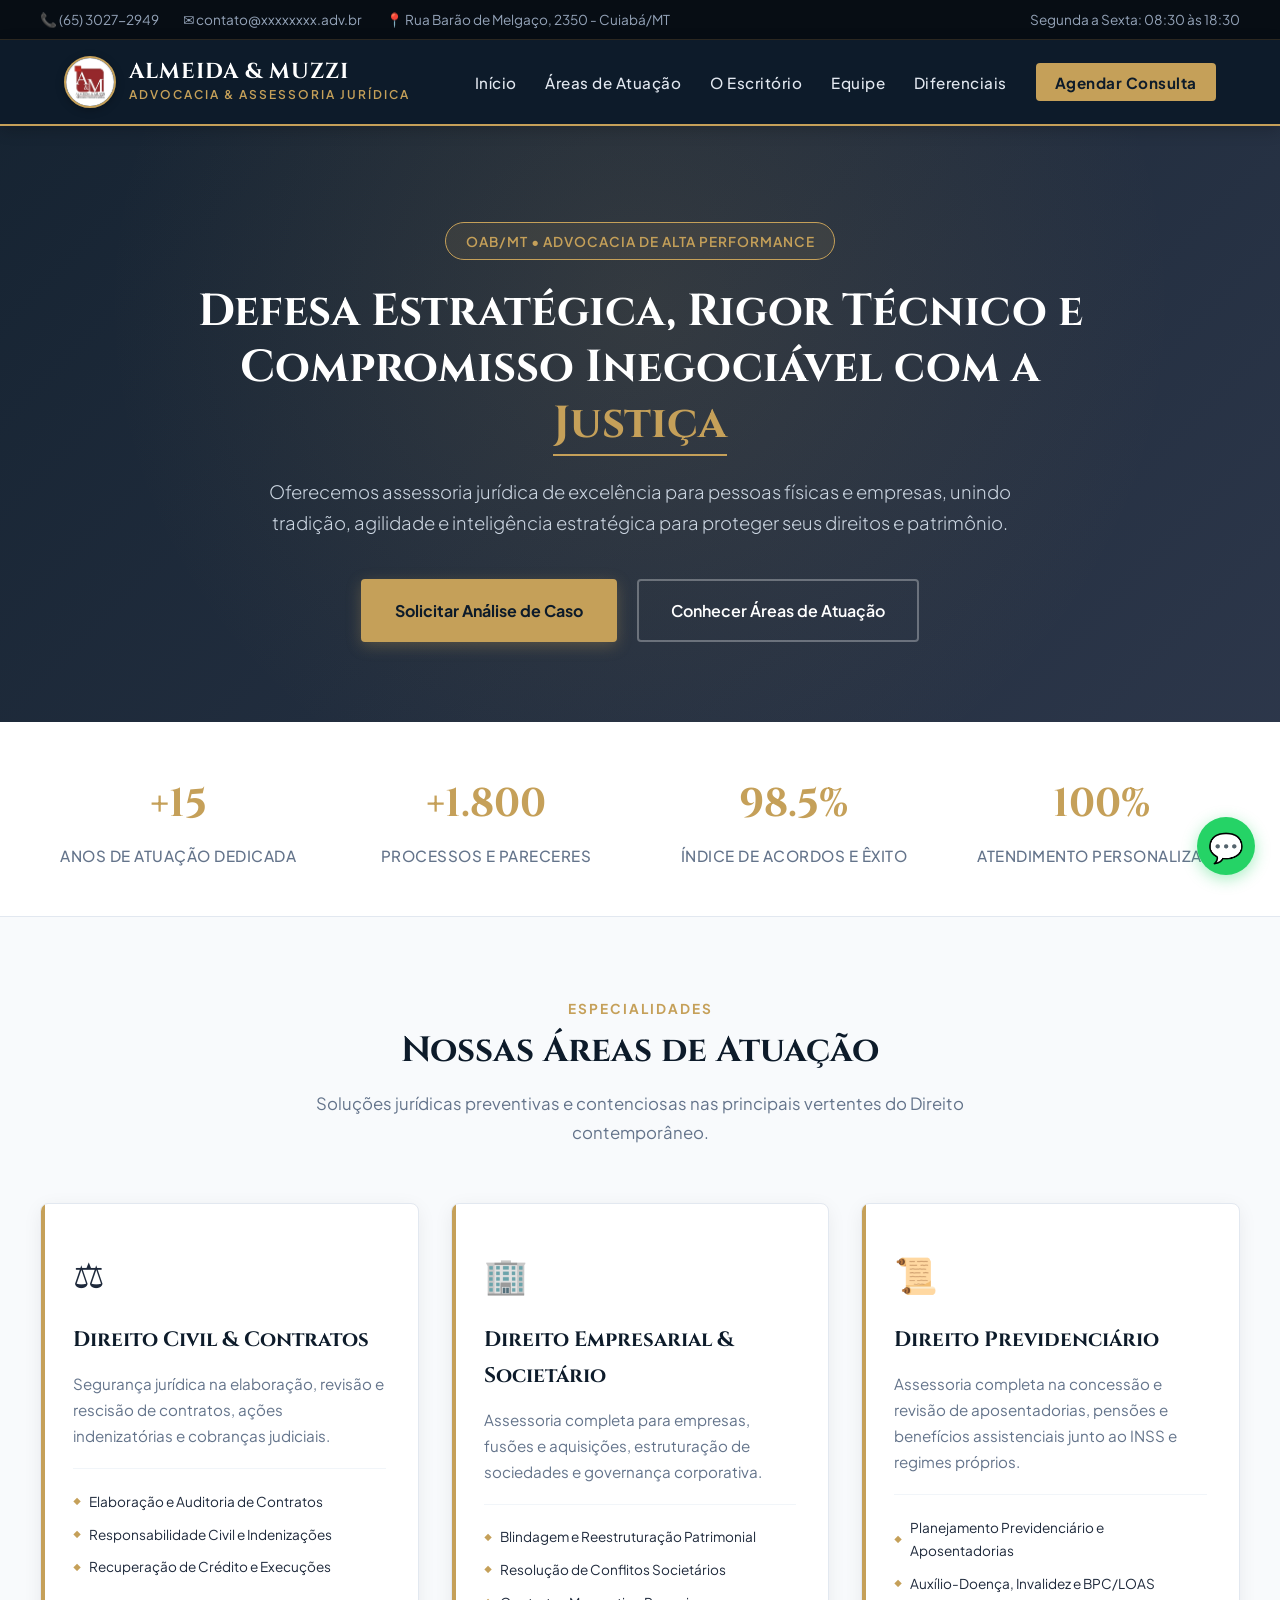
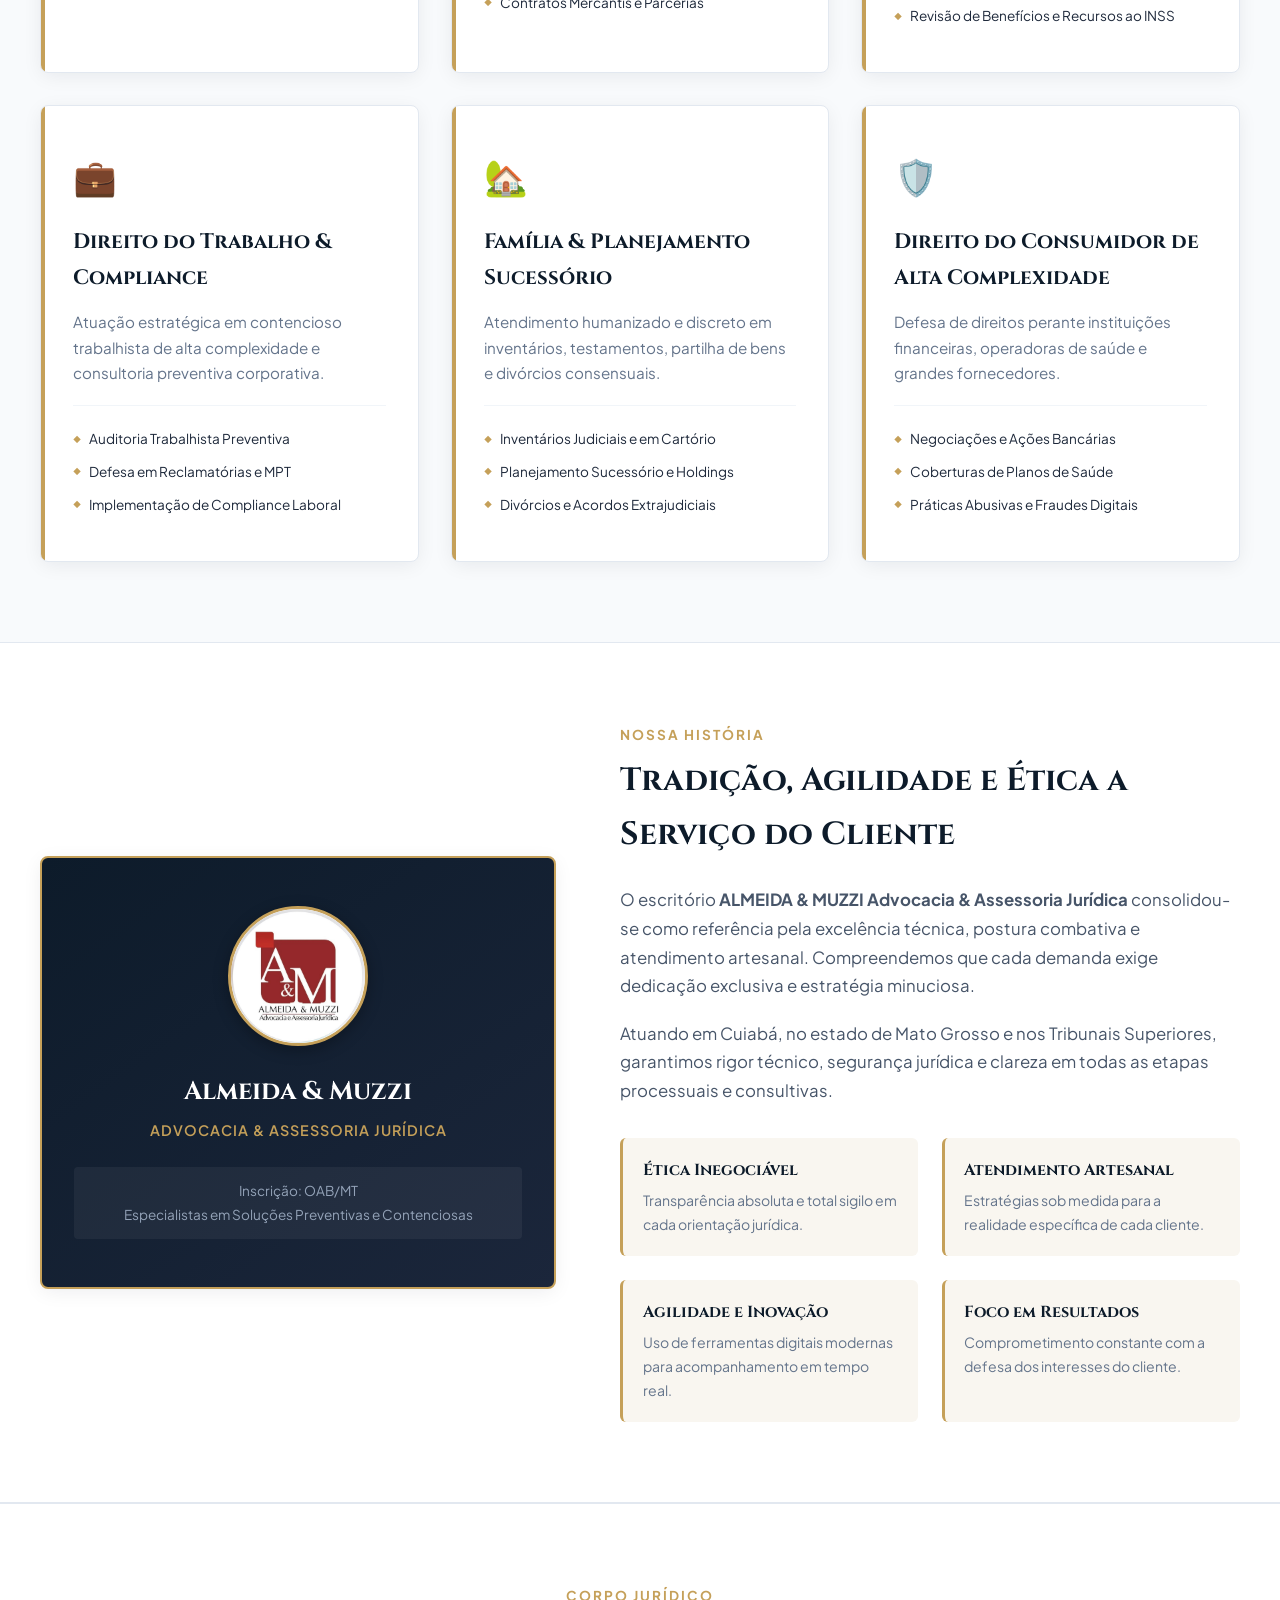
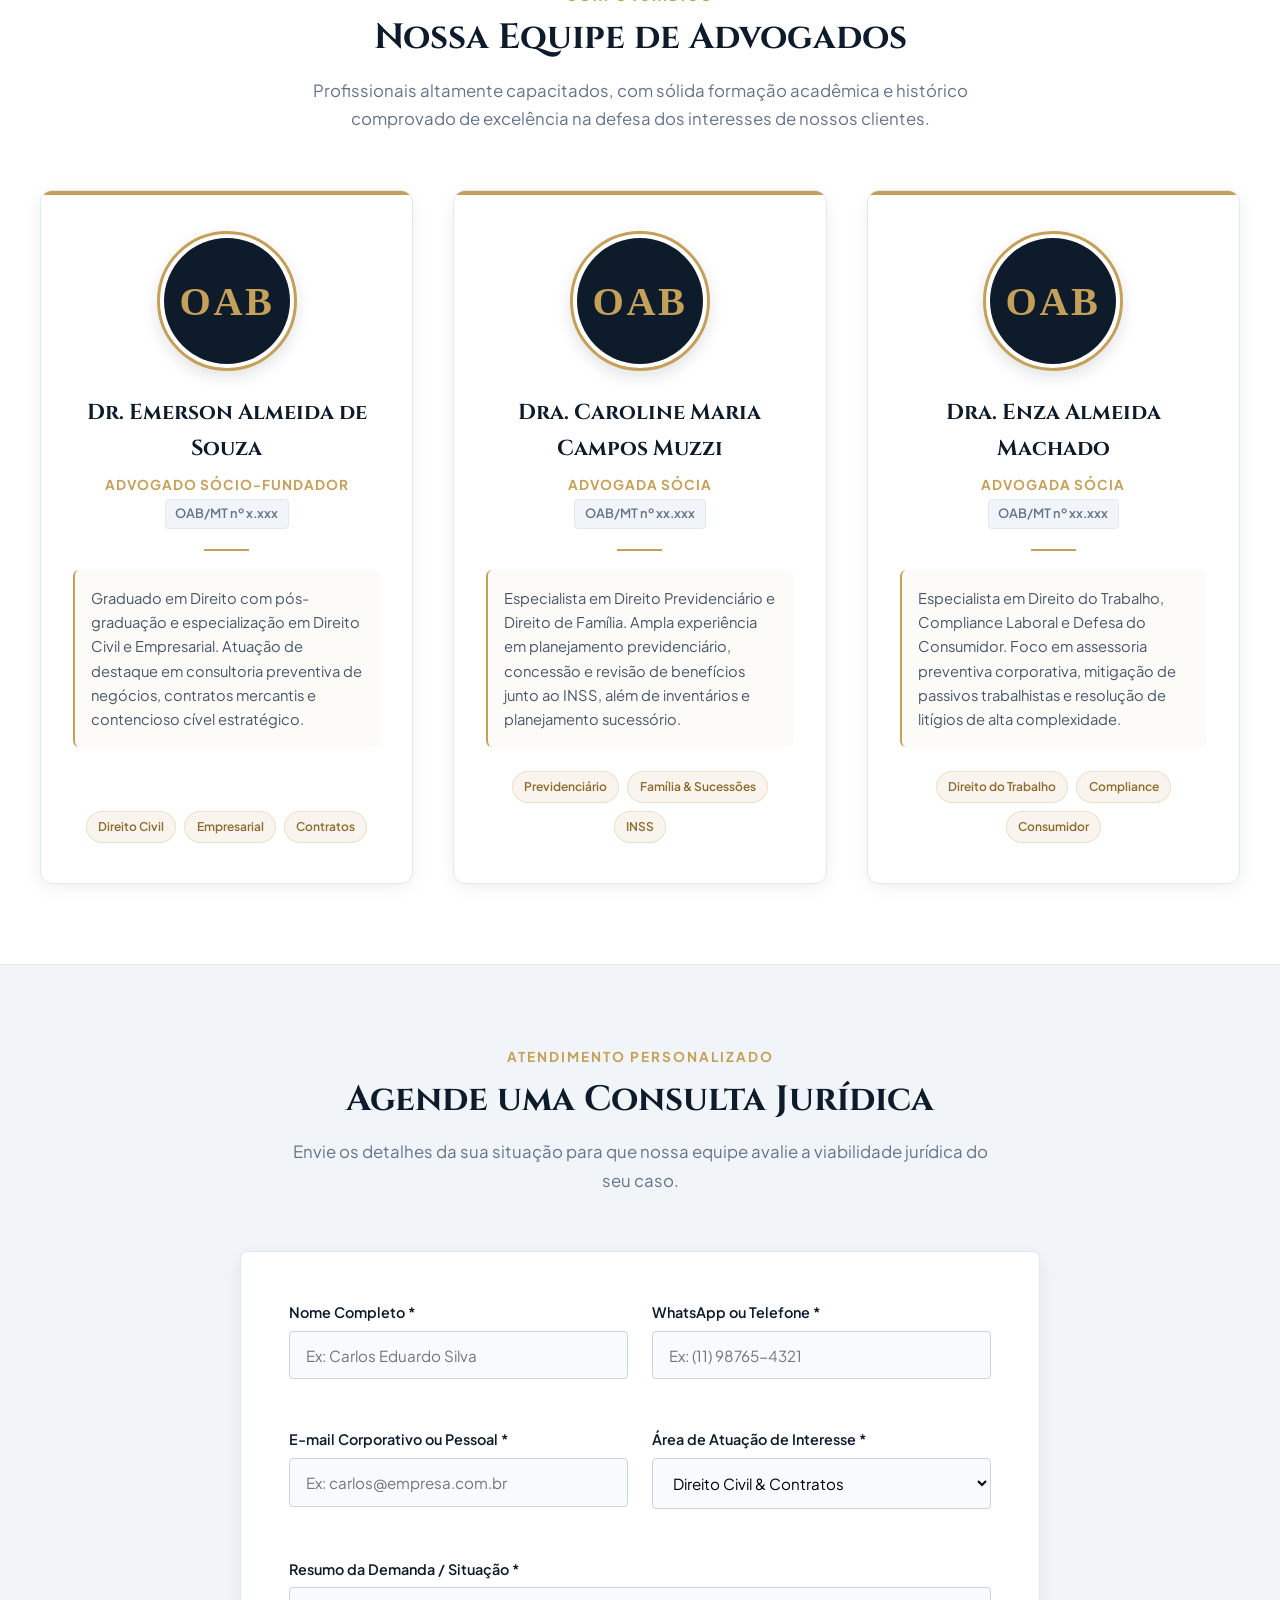
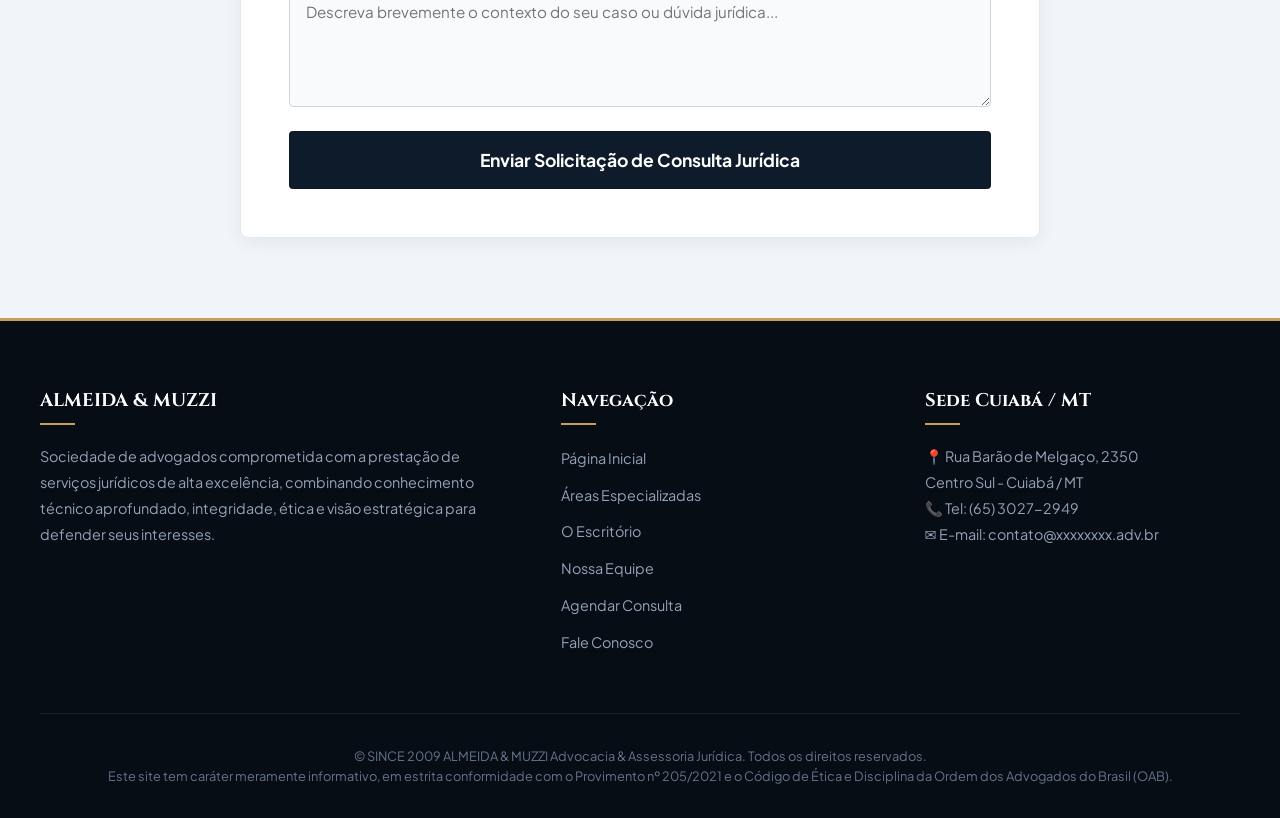
<file: index.html>
<!DOCTYPE html>
<html lang="pt-BR">
<head>
    <meta charset="UTF-8">
    <meta name="viewport" content="width=device-width, initial-scale=1.0">
    <title>ALMEIDA & MUZZI | Advocacia &amp; Assessoria Jurídica</title>
    
    <!-- Metatags para SEO e apresentação institucional -->
    <meta name="description" content="Escritório de advocacia especializado em Direito Civil, Empresarial, Previdenciário e Trabalhista. Atendimento personalizado de alta performance.">
    
    <!-- Favicon com a logo oficial -->
    <link rel="icon" type="image/jpeg" href="image/logo.jpg">
    
    <!-- Folha de estilos externa na pasta css -->
    <link rel="stylesheet" href="css/estilo.css">
    
    <!-- Script de interatividade externo na pasta javascript -->
    <script src="javascript/script.js" defer></script>
</head>
<body>

    <!-- BARRA SUPERIOR INSTITUCIONAL -->
    <div class="topo-institucional">
        <div class="topo-conteudo">
            <div class="contato-rapido">
                <span>📞 (65) 3027-2949</span>
                <span>✉️ contato@xxxxxxxx.adv.br</span>
                <span>📍 Rua Barão de Melgaço, 2350 - Cuiabá/MT</span>
            </div>
            <div>
                <span>Segunda a Sexta: 08:30 às 18:30</span>
            </div>
        </div>
    </div>

    <!-- CABEÇALHO SEMÂNTICO (<header>) -->
    <header class="cabecalho-principal">
        <div class="nav-container">
            <!-- Marca e Logotipo Oficial -->
            <a href="#inicio" class="marca-escritorio" aria-label="Página inicial de Almeida & Muzzi Advocacia">
                <img src="image/logo.jpg" alt="Logotipo Almeida &amp; Muzzi Advocacia e Assessoria Jurídica" class="logo-imagem">
                <div class="marca-texto">
                    <h1>ALMEIDA &amp; MUZZI</h1>
                    <span>Advocacia &amp; Assessoria Jurídica</span>
                </div>
            </a>

            <!-- Menu de Navegação Semântico (<nav>) -->
            <nav class="menu-navegacao" aria-label="Menu principal">
                <ul>
                    <li><a href="#inicio">Início</a></li>
                    <li><a href="#areas">Áreas de Atuação</a></li>
                    <li><a href="#sobre">O Escritório</a></li>
                    <li><a href="#equipe">Equipe</a></li>
                    <li><a href="#diferenciais">Diferenciais</a></li>
                    <li><a href="#agendamento" class="btn-consulta-header">Agendar Consulta</a></li>
                </ul>
            </nav>
        </div>
    </header>

    <!-- CONTEÚDO PRINCIPAL (<main>) -->
    <main>

        <!-- SEÇÃO HERO / BANNER PRINCIPAL -->
        <section id="inicio" class="hero-advocacia">
            <div class="hero-conteudo">
                <div class="selo-oab">OAB/MT • Advocacia de Alta Performance</div>
                <h2>Defesa Estratégica, Rigor Técnico e Compromisso Inegociável com a <em>Justiça</em></h2>
                <p class="hero-descricao">
                    Oferecemos assessoria jurídica de excelência para pessoas físicas e empresas, unindo tradição, agilidade e inteligência estratégica para proteger seus direitos e patrimônio.
                </p>
                <div class="hero-botoes">
                    <a href="#agendamento" class="btn-ouro">Solicitar Análise de Caso</a>
                    <a href="#areas" class="btn-transparente">Conhecer Áreas de Atuação</a>
                </div>
            </div>
        </section>

        <!-- FAIXA DE ESTATÍSTICAS E CONQUISTAS -->
        <section class="faixa-estatisticas" aria-label="Métricas e conquistas do escritório">
            <div class="grid-estatisticas">
                <div class="item-stat">
                    <h3>+15</h3>
                    <p>Anos de Atuação Dedicada</p>
                </div>
                <div class="item-stat">
                    <h3>+1.800</h3>
                    <p>Processos e Pareceres</p>
                </div>
                <div class="item-stat">
                    <h3>98.5%</h3>
                    <p>Índice de Acordos e Êxito</p>
                </div>
                <div class="item-stat">
                    <h3>100%</h3>
                    <p>Atendimento Personalizado</p>
                </div>
            </div>
        </section>

        <!-- SEÇÃO: ÁREAS DE ATUAÇÃO -->
        <section id="areas" class="secao">
            <div class="container">
                <div class="cabecalho-secao">
                    <span class="subtitulo-secao">Especialidades</span>
                    <h2 class="titulo-secao">Nossas Áreas de Atuação</h2>
                    <p class="descricao-secao">
                        Soluções jurídicas preventivas e contenciosas nas principais vertentes do Direito contemporâneo.
                    </p>
                </div>

                <div class="grid-areas">
                    <!-- Área 1 -->
                    <article class="card-area">
                        <span class="icone-area">⚖️</span>
                        <h3>Direito Civil &amp; Contratos</h3>
                        <p>Segurança jurídica na elaboração, revisão e rescisão de contratos, ações indenizatórias e cobranças judiciais.</p>
                        <ul class="lista-servicos">
                            <li>Elaboração e Auditoria de Contratos</li>
                            <li>Responsabilidade Civil e Indenizações</li>
                            <li>Recuperação de Crédito e Execuções</li>
                        </ul>
                    </article>

                    <!-- Área 2 -->
                    <article class="card-area">
                        <span class="icone-area">🏢</span>
                        <h3>Direito Empresarial &amp; Societário</h3>
                        <p>Assessoria completa para empresas, fusões e aquisições, estruturação de sociedades e governança corporativa.</p>
                        <ul class="lista-servicos">
                            <li>Blindagem e Reestruturação Patrimonial</li>
                            <li>Resolução de Conflitos Societários</li>
                            <li>Contratos Mercantis e Parcerias</li>
                        </ul>
                    </article>

                    <!-- Área 3 -->
                    <article class="card-area">
                        <span class="icone-area">📜</span>
                        <h3>Direito Previdenciário</h3>
                        <p>Assessoria completa na concessão e revisão de aposentadorias, pensões e benefícios assistenciais junto ao INSS e regimes próprios.</p>
                        <ul class="lista-servicos">
                            <li>Planejamento Previdenciário e Aposentadorias</li>
                            <li>Auxílio-Doença, Invalidez e BPC/LOAS</li>
                            <li>Revisão de Benefícios e Recursos ao INSS</li>
                        </ul>
                    </article>

                    <!-- Área 4 -->
                    <article class="card-area">
                        <span class="icone-area">💼</span>
                        <h3>Direito do Trabalho &amp; Compliance</h3>
                        <p>Atuação estratégica em contencioso trabalhista de alta complexidade e consultoria preventiva corporativa.</p>
                        <ul class="lista-servicos">
                            <li>Auditoria Trabalhista Preventiva</li>
                            <li>Defesa em Reclamatórias e MPT</li>
                            <li>Implementação de Compliance Laboral</li>
                        </ul>
                    </article>

                    <!-- Área 5 -->
                    <article class="card-area">
                        <span class="icone-area">🏡</span>
                        <h3>Família &amp; Planejamento Sucessório</h3>
                        <p>Atendimento humanizado e discreto em inventários, testamentos, partilha de bens e divórcios consensuais.</p>
                        <ul class="lista-servicos">
                            <li>Inventários Judiciais e em Cartório</li>
                            <li>Planejamento Sucessório e Holdings</li>
                            <li>Divórcios e Acordos Extrajudiciais</li>
                        </ul>
                    </article>

                    <!-- Área 6 -->
                    <article class="card-area">
                        <span class="icone-area">🛡️</span>
                        <h3>Direito do Consumidor de Alta Complexidade</h3>
                        <p>Defesa de direitos perante instituições financeiras, operadoras de saúde e grandes fornecedores.</p>
                        <ul class="lista-servicos">
                            <li>Negociações e Ações Bancárias</li>
                            <li>Coberturas de Planos de Saúde</li>
                            <li>Práticas Abusivas e Fraudes Digitais</li>
                        </ul>
                    </article>
                </div>
            </div>
        </section>

        <!-- SEÇÃO: QUEM SOMOS / ADVOGADO PRINCIPAL -->
        <section id="sobre" class="secao secao-sobre">
            <div class="container">
                <div class="layout-sobre">
                    <!-- Cartão Institucional dos Sócios -->
                    <div class="perfil-advogado">
                        <div class="avatar-advogado">
                            <img src="image/logo.jpg" alt="Logotipo Oficial Almeida &amp; Muzzi Advocacia">
                        </div>
                        <h3>Almeida &amp; Muzzi</h3>
                        <p class="perfil-cargo">Advocacia &amp; Assessoria Jurídica</p>
                        <div class="credenciais-oab">
                            <p>Inscrição: OAB/MT</p>
                            <p>Especialistas em Soluções Preventivas e Contenciosas</p>
                        </div>
                    </div>

                    <!-- Texto Institucional e Valores -->
                    <div class="texto-sobre">
                        <span class="subtitulo-secao">Nossa História</span>
                        <h3>Tradição, Agilidade e Ética a Serviço do Cliente</h3>
                        <p>
                            O escritório <strong>ALMEIDA &amp; MUZZI Advocacia &amp; Assessoria Jurídica</strong> consolidou-se como referência pela excelência técnica, postura combativa e atendimento artesanal. Compreendemos que cada demanda exige dedicação exclusiva e estratégia minuciosa.
                        </p>
                        <p>
                            Atuando em Cuiabá, no estado de Mato Grosso e nos Tribunais Superiores, garantimos rigor técnico, segurança jurídica e clareza em todas as etapas processuais e consultivas.
                        </p>

                        <!-- Pilares Éticos -->
                        <div class="pilares-eticos" id="diferenciais">
                            <div class="pilar">
                                <strong>Ética Inegociável</strong>
                                <p>Transparência absoluta e total sigilo em cada orientação jurídica.</p>
                            </div>
                            <div class="pilar">
                                <strong>Atendimento Artesanal</strong>
                                <p>Estratégias sob medida para a realidade específica de cada cliente.</p>
                            </div>
                            <div class="pilar">
                                <strong>Agilidade e Inovação</strong>
                                <p>Uso de ferramentas digitais modernas para acompanhamento em tempo real.</p>
                            </div>
                            <div class="pilar">
                                <strong>Foco em Resultados</strong>
                                <p>Comprometimento constante com a defesa dos interesses do cliente.</p>
                            </div>
                        </div>
                    </div>
                </div>
            </div>
        </section>

        <!-- SEÇÃO: CORPO JURÍDICO / EQUIPE -->
        <section id="equipe" class="secao secao-equipe">
            <div class="container">
                <div class="cabecalho-secao">
                    <span class="subtitulo-secao">Corpo Jurídico</span>
                    <h2 class="titulo-secao">Nossa Equipe de Advogados</h2>
                    <p class="descricao-secao">
                        Profissionais altamente capacitados, com sólida formação acadêmica e histórico comprovado de excelência na defesa dos interesses de nossos clientes.
                    </p>
                </div>

                <div class="grid-equipe">
                    <!-- Profissional 1 -->
                    <article class="card-membro">
                        <div class="moldura-foto-membro">
                            <img src="image/oab.svg" alt="OAB" class="foto-membro">
                        </div>
                        <div class="info-membro">
                            <h3>Dr. Emerson Almeida de Souza</h3>
                            <p class="cargo-membro">Advogado Sócio-Fundador</p>
                            <span class="oab-membro">OAB/MT nº x.xxx</span>
                            <div class="divisor-membro"></div>
                            <p class="curriculo-membro">
                                Graduado em Direito com pós-graduação e especialização em Direito Civil e Empresarial. Atuação de destaque em consultoria preventiva de negócios, contratos mercantis e contencioso cível estratégico.
                            </p>
                            <div class="especialidades-membro">
                                <span>Direito Civil</span>
                                <span>Empresarial</span>
                                <span>Contratos</span>
                            </div>
                        </div>
                    </article>

                    <!-- Profissional 2 -->
                    <article class="card-membro">
                        <div class="moldura-foto-membro">
                            <img src="image/oab.svg" alt="OAB" class="foto-membro">
                        </div>
                        <div class="info-membro">
                            <h3>Dra. Caroline Maria Campos Muzzi</h3>
                            <p class="cargo-membro">Advogada Sócia</p>
                            <span class="oab-membro">OAB/MT nº xx.xxx</span>
                            <div class="divisor-membro"></div>
                            <p class="curriculo-membro">
                                Especialista em Direito Previdenciário e Direito de Família. Ampla experiência em planejamento previdenciário, concessão e revisão de benefícios junto ao INSS, além de inventários e planejamento sucessório.
                            </p>
                            <div class="especialidades-membro">
                                <span>Previdenciário</span>
                                <span>Família &amp; Sucessões</span>
                                <span>INSS</span>
                            </div>
                        </div>
                    </article>

                    <!-- Profissional 3 -->
                    <article class="card-membro">
                        <div class="moldura-foto-membro">
                            <img src="image/oab.svg" alt="OAB" class="foto-membro">
                        </div>
                        <div class="info-membro">
                            <h3>Dra. Enza Almeida Machado</h3>
                            <p class="cargo-membro">Advogada Sócia</p>
                            <span class="oab-membro">OAB/MT nº xx.xxx</span>
                            <div class="divisor-membro"></div>
                            <p class="curriculo-membro">
                                Especialista em Direito do Trabalho, Compliance Laboral e Defesa do Consumidor. Foco em assessoria preventiva corporativa, mitigação de passivos trabalhistas e resolução de litígios de alta complexidade.
                            </p>
                            <div class="especialidades-membro">
                                <span>Direito do Trabalho</span>
                                <span>Compliance</span>
                                <span>Consumidor</span>
                            </div>
                        </div>
                    </article>
                </div>
            </div>
        </section>

        <!-- SEÇÃO INTERATIVA: AGENDAMENTO DE CONSULTA -->
        <section id="agendamento" class="secao secao-agendamento">
            <div class="container">
                <div class="cabecalho-secao">
                    <span class="subtitulo-secao">Atendimento Personalizado</span>
                    <h2 class="titulo-secao">Agende uma Consulta Jurídica</h2>
                    <p class="descricao-secao">
                        Envie os detalhes da sua situação para que nossa equipe avalie a viabilidade jurídica do seu caso.
                    </p>
                </div>

                <div class="card-formulario-consulta">
                    <form id="form-consulta" novalidate>
                        <div class="grupo-campos">
                            <div class="campo">
                                <label for="nome">Nome Completo *</label>
                                <input type="text" id="nome" name="nome" placeholder="Ex: Carlos Eduardo Silva" required>
                            </div>
                            <div class="campo">
                                <label for="telefone">WhatsApp ou Telefone *</label>
                                <input type="tel" id="telefone" name="telefone" placeholder="Ex: (11) 98765-4321" required>
                            </div>
                        </div>

                        <div class="grupo-campos">
                            <div class="campo">
                                <label for="email">E-mail Corporativo ou Pessoal *</label>
                                <input type="email" id="email" name="email" placeholder="Ex: carlos@empresa.com.br" required>
                            </div>
                            <div class="campo">
                                <label for="area">Área de Atuação de Interesse *</label>
                                <select id="area" name="area" required>
                                    <option value="Direito Civil &amp; Contratos">Direito Civil &amp; Contratos</option>
                                    <option value="Direito Empresarial &amp; Societário">Direito Empresarial &amp; Societário</option>
                                    <option value="Direito Previdenciário">Direito Previdenciário &amp; Benefícios</option>
                                    <option value="Direito do Trabalho">Direito do Trabalho &amp; Compliance</option>
                                    <option value="Direito de Família &amp; Sucessões">Direito de Família &amp; Sucessões</option>
                                    <option value="Outro Assunto Jurídico">Outro Assunto Jurídico</option>
                                </select>
                            </div>
                        </div>

                        <div class="campo">
                            <label for="mensagem">Resumo da Demanda / Situação *</label>
                            <textarea id="mensagem" name="mensagem" placeholder="Descreva brevemente o contexto do seu caso ou dúvida jurídica..." required></textarea>
                        </div>

                        <!-- Botão interativo de submissão -->
                        <button type="submit" id="btn-submeter" class="btn-submeter-consulta">
                            Enviar Solicitação de Consulta Jurídica
                        </button>

                        <!-- Mensagem dinâmica de confirmação via JS -->
                        <div id="mensagem-confirmacao" class="mensagem-confirmacao" role="alert"></div>
                    </form>
                </div>
            </div>
        </section>

    </main>

    <!-- RODAPÉ INSTITUCIONAL (<footer>) -->
    <footer class="rodape-advocacia" id="contato">
        <div class="grid-rodape">
            <!-- Coluna 1: Sobre o Escritório -->
            <div class="coluna-rodape">
                <h4>ALMEIDA &amp; MUZZI</h4>
                <p>
                    Sociedade de advogados comprometida com a prestação de serviços jurídicos de alta excelência, combinando conhecimento técnico aprofundado, integridade, ética e visão estratégica para defender seus interesses.
                </p>
            </div>

            <!-- Coluna 2: Links Rápidos -->
            <div class="coluna-rodape">
                <h4>Navegação</h4>
                <ul class="links-rodape">
                    <li><a href="#inicio">Página Inicial</a></li>
                    <li><a href="#areas">Áreas Especializadas</a></li>
                    <li><a href="#sobre">O Escritório</a></li>
                    <li><a href="#equipe">Nossa Equipe</a></li>
                    <li><a href="#agendamento">Agendar Consulta</a></li>
                    <li><a href="#contato">Fale Conosco</a></li>
                </ul>
            </div>

            <!-- Coluna 3: Contato & Localização -->
            <div class="coluna-rodape">
                <h4>Sede Cuiabá / MT</h4>
                <address style="font-style: normal; font-size: 0.9rem; line-height: 1.8;">
                    <p>📍 Rua Barão de Melgaço, 2350</p>
                    <p>Centro Sul - Cuiabá / MT</p>
                    <p>📞 Tel: (65) 3027-2949</p>
                    <p>✉️ E-mail: contato@xxxxxxxx.adv.br</p>
                </address>
            </div>
        </div>

        <!-- AVISO DE CONFORMIDADE COM A OAB -->
        <div class="aviso-oab">
            <p>
                &copy; SINCE 2009 ALMEIDA &amp; MUZZI Advocacia &amp; Assessoria Jurídica. Todos os direitos reservados.<br>
                Este site tem caráter meramente informativo, em estrita conformidade com o Provimento nº 205/2021 e o Código de Ética e Disciplina da Ordem dos Advogados do Brasil (OAB).
            </p>
        </div>
    </footer>

    <!-- BOTÃO FLUTUANTE PARA CONTATO RÁPIDO -->
    <a href="#agendamento" class="whatsapp-flutuante" aria-label="Solicitar agendamento rápido" title="Solicitar agendamento">💬</a>

</body>
</html>
</file>
<file: css/estilo.css>
/* ========================================================
   HERMES PAMPLONA ADVOCACIA & CONSULTORIA JURÍDICA
   Folha de Estilos Oficial (Design Jurídico Moderno & Sofisticado)
   ======================================================== */

@import url('https://fonts.googleapis.com/css2?family=Cinzel:wght@500;600;700;800&family=Plus+Jakarta+Sans:wght@300;400;500;600;700&display=swap');

/* --- VARIÁVEIS GLOBAIS DE DESIGN JURÍDICO --- */
:root {
    /* Paleta Nobre: Azul Petróleo Profundo, Grafite e Ouro Envelhecido */
    --cor-primaria: #0d1b2a;         /* Azul Navy Profundo / Autoridade */
    --cor-primaria-leve: #1b263b;    /* Tom intermediário */
    --cor-destaque: #c5a059;         /* Ouro Clássico Jurídico */
    --cor-destaque-hover: #b38e47;   /* Ouro escurecido para hover */
    --cor-destaque-suave: #f9f6f0;   /* Fundo suave com toque dourado */
    
    --cor-fundo: #f8fafc;
    --cor-card: #ffffff;
    --cor-texto: #1e293b;
    --cor-texto-suave: #64748b;
    --cor-borda: #e2e8f0;
    
    --fonte-titulo: 'Cinzel', Georgia, 'Times New Roman', serif;
    --fonte-corpo: 'Plus Jakarta Sans', system-ui, -apple-system, sans-serif;
    
    --sombra-card: 0 4px 20px -2px rgba(13, 27, 42, 0.08);
    --sombra-hover: 0 12px 30px -4px rgba(13, 27, 42, 0.15);
    --transicao: all 0.3s cubic-bezier(0.4, 0, 0.2, 1);
}

/* --- RESET & PADRONIZAÇÃO --- */
* {
    margin: 0;
    padding: 0;
    box-sizing: border-box;
}

html {
    scroll-behavior: smooth;
}

body {
    font-family: var(--fonte-corpo);
    background-color: var(--cor-fundo);
    color: var(--cor-texto);
    line-height: 1.7;
    overflow-x: hidden;
}

/* --- TOPO / BARRA SUPERIOR INSTITUCIONAL --- */
.topo-institucional {
    background-color: #070d14;
    color: #94a3b8;
    font-size: 0.85rem;
    padding: 0.5rem 1.5rem;
    border-bottom: 1px solid rgba(197, 160, 89, 0.2);
}

.topo-conteudo {
    max-width: 1200px;
    margin: 0 auto;
    display: flex;
    justify-content: space-between;
    align-items: center;
    flex-wrap: wrap;
    gap: 0.5rem;
}

.contato-rapido {
    display: flex;
    gap: 1.5rem;
}

.contato-rapido span {
    display: flex;
    align-items: center;
    gap: 0.4rem;
}

/* --- CABEÇALHO & NAVEGAÇÃO PRINCIPAL --- */
.cabecalho-principal {
    background-color: var(--cor-primaria);
    position: sticky;
    top: 0;
    z-index: 1000;
    box-shadow: 0 4px 15px rgba(0, 0, 0, 0.2);
    border-bottom: 2px solid var(--cor-destaque);
}

.nav-container {
    max-width: 1200px;
    margin: 0 auto;
    padding: 1rem 1.5rem;
    display: flex;
    justify-content: space-between;
    align-items: center;
}

.marca-escritorio {
    display: flex;
    align-items: center;
    gap: 0.8rem;
    text-decoration: none;
}

.logo-imagem {
    width: 52px;
    height: 52px;
    object-fit: cover;
    border-radius: 50%;
    border: 2px solid var(--cor-destaque);
    background-color: #ffffff;
    box-shadow: 0 2px 8px rgba(0, 0, 0, 0.25);
    transition: var(--transicao);
    display: block;
}

.marca-escritorio:hover .logo-imagem {
    transform: scale(1.06);
    border-color: #ffffff;
}

.logo-simbolo {
    font-family: var(--fonte-titulo);
    font-size: 1.8rem;
    font-weight: 700;
    color: var(--cor-destaque);
    border: 2px solid var(--cor-destaque);
    width: 48px;
    height: 48px;
    display: flex;
    align-items: center;
    justify-content: center;
    border-radius: 4px;
}

.marca-texto h1 {
    font-family: var(--fonte-titulo);
    font-size: 1.35rem;
    font-weight: 700;
    color: #ffffff;
    letter-spacing: 1px;
    line-height: 1.2;
}

.marca-texto span {
    font-size: 0.75rem;
    text-transform: uppercase;
    letter-spacing: 2px;
    color: var(--cor-destaque);
    font-weight: 600;
    display: block;
}

.menu-navegacao ul {
    display: flex;
    list-style: none;
    align-items: center;
    gap: 1.8rem;
}

.menu-navegacao a {
    color: #e2e8f0;
    text-decoration: none;
    font-size: 0.95rem;
    font-weight: 500;
    letter-spacing: 0.5px;
    transition: var(--transicao);
    position: relative;
    padding: 0.3rem 0;
}

.menu-navegacao a::after {
    content: '';
    position: absolute;
    bottom: 0;
    left: 0;
    width: 0%;
    height: 2px;
    background-color: var(--cor-destaque);
    transition: var(--transicao);
}

.menu-navegacao a:hover {
    color: var(--cor-destaque);
}

.menu-navegacao a:hover::after {
    width: 100%;
}

.btn-consulta-header {
    background-color: var(--cor-destaque);
    color: var(--cor-primaria) !important;
    padding: 0.6rem 1.2rem !important;
    border-radius: 4px;
    font-weight: 700 !important;
    letter-spacing: 0.5px;
}

.btn-consulta-header:hover {
    background-color: #ffffff !important;
    color: var(--cor-primaria) !important;
}

.btn-consulta-header::after {
    display: none !important;
}

/* --- BANNER PRINCIPAL (HERO SECTION) --- */
.hero-advocacia {
    position: relative;
    background: linear-gradient(135deg, rgba(13, 27, 42, 0.96) 0%, rgba(27, 38, 59, 0.92) 100%);
    color: #ffffff;
    padding: 6rem 1.5rem 5rem;
    text-align: center;
}

.hero-advocacia::before {
    content: '';
    position: absolute;
    top: 0;
    left: 0;
    right: 0;
    bottom: 0;
    background-image: radial-gradient(circle at 50% 30%, rgba(197, 160, 89, 0.12) 0%, transparent 70%);
    pointer-events: none;
}

.hero-conteudo {
    max-width: 900px;
    margin: 0 auto;
    position: relative;
    z-index: 1;
}

.selo-oab {
    display: inline-block;
    border: 1px solid var(--cor-destaque);
    color: var(--cor-destaque);
    padding: 0.4rem 1.2rem;
    border-radius: 50px;
    font-size: 0.85rem;
    font-weight: 600;
    letter-spacing: 1px;
    text-transform: uppercase;
    margin-bottom: 1.5rem;
    background: rgba(197, 160, 89, 0.1);
}

.hero-conteudo h2 {
    font-family: var(--fonte-titulo);
    font-size: 2.8rem;
    font-weight: 700;
    line-height: 1.25;
    margin-bottom: 1.5rem;
    color: #ffffff;
}

.hero-conteudo h2 em {
    font-style: normal;
    color: var(--cor-destaque);
    border-bottom: 2px solid var(--cor-destaque);
}

.hero-descricao {
    font-size: 1.15rem;
    color: #cbd5e1;
    max-width: 750px;
    margin: 0 auto 2.5rem;
    font-weight: 300;
}

.hero-botoes {
    display: flex;
    justify-content: center;
    gap: 1.2rem;
    flex-wrap: wrap;
}

.btn-ouro {
    background-color: var(--cor-destaque);
    color: var(--cor-primaria);
    font-family: var(--fonte-corpo);
    font-weight: 700;
    font-size: 1rem;
    padding: 1rem 2rem;
    border-radius: 4px;
    text-decoration: none;
    border: 2px solid var(--cor-destaque);
    cursor: pointer;
    transition: var(--transicao);
    box-shadow: 0 4px 15px rgba(197, 160, 89, 0.3);
}

.btn-ouro:hover {
    background-color: transparent;
    color: #ffffff;
    border-color: #ffffff;
    transform: translateY(-2px);
}

.btn-transparente {
    background-color: transparent;
    color: #ffffff;
    font-family: var(--fonte-corpo);
    font-weight: 600;
    font-size: 1rem;
    padding: 1rem 2rem;
    border-radius: 4px;
    text-decoration: none;
    border: 2px solid rgba(255, 255, 255, 0.3);
    cursor: pointer;
    transition: var(--transicao);
}

.btn-transparente:hover {
    border-color: var(--cor-destaque);
    color: var(--cor-destaque);
    background-color: rgba(197, 160, 89, 0.05);
}

/* --- BARRA DE NÚMEROS E CONQUISTAS --- */
.faixa-estatisticas {
    background-color: var(--cor-card);
    border-bottom: 1px solid var(--cor-borda);
    padding: 3rem 1.5rem;
}

.grid-estatisticas {
    max-width: 1200px;
    margin: 0 auto;
    display: grid;
    grid-template-columns: repeat(auto-fit, minmax(220px, 1fr));
    gap: 2rem;
    text-align: center;
}

.item-stat h3 {
    font-family: var(--fonte-titulo);
    font-size: 2.5rem;
    color: var(--cor-destaque);
    margin-bottom: 0.3rem;
}

.item-stat p {
    font-size: 0.95rem;
    color: var(--cor-texto-suave);
    font-weight: 500;
    text-transform: uppercase;
    letter-spacing: 0.5px;
}

/* --- SEÇÕES PADRÃO --- */
.secao {
    padding: 5rem 1.5rem;
}

.container {
    max-width: 1200px;
    margin: 0 auto;
}

.cabecalho-secao {
    text-align: center;
    max-width: 700px;
    margin: 0 auto 3.5rem;
}

.subtitulo-secao {
    font-size: 0.85rem;
    text-transform: uppercase;
    letter-spacing: 2px;
    color: var(--cor-destaque);
    font-weight: 700;
    margin-bottom: 0.5rem;
    display: block;
}

.titulo-secao {
    font-family: var(--fonte-titulo);
    font-size: 2.2rem;
    color: var(--cor-primaria);
    margin-bottom: 1rem;
    line-height: 1.3;
}

.descricao-secao {
    color: var(--cor-texto-suave);
    font-size: 1.05rem;
}

/* --- ÁREAS DE ATUAÇÃO JURÍDICA --- */
.grid-areas {
    display: grid;
    grid-template-columns: repeat(auto-fit, minmax(320px, 1fr));
    gap: 2rem;
}

.card-area {
    background-color: var(--cor-card);
    border: 1px solid var(--cor-borda);
    border-radius: 8px;
    padding: 2.5rem 2rem;
    box-shadow: var(--sombra-card);
    transition: var(--transicao);
    position: relative;
    overflow: hidden;
}

.card-area::before {
    content: '';
    position: absolute;
    top: 0;
    left: 0;
    width: 4px;
    height: 100%;
    background-color: var(--cor-destaque);
    transition: var(--transicao);
}

.card-area:hover {
    transform: translateY(-5px);
    box-shadow: var(--sombra-hover);
    border-color: var(--cor-destaque);
}

.card-area:hover::before {
    width: 8px;
}

.icone-area {
    font-size: 2.2rem;
    margin-bottom: 1.2rem;
    display: inline-block;
}

.card-area h3 {
    font-family: var(--fonte-titulo);
    font-size: 1.3rem;
    color: var(--cor-primaria);
    margin-bottom: 0.8rem;
}

.card-area p {
    color: var(--cor-texto-suave);
    font-size: 0.95rem;
    margin-bottom: 1.2rem;
}

.lista-servicos {
    list-style: none;
    font-size: 0.85rem;
    color: var(--cor-texto);
    border-top: 1px solid #f1f5f9;
    padding-top: 1rem;
}

.lista-servicos li {
    padding: 0.3rem 0;
    display: flex;
    align-items: center;
    gap: 0.5rem;
}

.lista-servicos li::before {
    content: '◆';
    color: var(--cor-destaque);
    font-size: 0.6rem;
}

/* --- QUEM SOMOS / ADVOGADO PRINCIPAL --- */
.secao-sobre {
    background-color: #ffffff;
    border-top: 1px solid var(--cor-borda);
    border-bottom: 1px solid var(--cor-borda);
}

.layout-sobre {
    display: grid;
    grid-template-columns: 1fr 1.2fr;
    gap: 4rem;
    align-items: center;
}

.perfil-advogado {
    background: linear-gradient(145deg, var(--cor-primaria), var(--cor-primaria-leve));
    color: #ffffff;
    padding: 3rem 2rem;
    border-radius: 8px;
    text-align: center;
    border: 2px solid var(--cor-destaque);
    box-shadow: var(--sombra-card);
}

.avatar-advogado {
    width: 140px;
    height: 140px;
    margin: 0 auto 1.5rem;
    border-radius: 50%;
    background-color: #ffffff;
    border: 3px solid var(--cor-destaque);
    display: flex;
    align-items: center;
    justify-content: center;
    overflow: hidden;
    box-shadow: 0 4px 15px rgba(0, 0, 0, 0.3);
}

.avatar-advogado img {
    width: 100%;
    height: 100%;
    object-fit: cover;
    display: block;
}

.perfil-advogado h3 {
    font-family: var(--fonte-titulo);
    font-size: 1.6rem;
    color: #ffffff;
    margin-bottom: 0.3rem;
}

.perfil-cargo {
    color: var(--cor-destaque);
    font-size: 0.9rem;
    font-weight: 600;
    text-transform: uppercase;
    letter-spacing: 1px;
    margin-bottom: 1.5rem;
}

.credenciais-oab {
    background-color: rgba(255, 255, 255, 0.05);
    padding: 0.8rem;
    border-radius: 4px;
    font-size: 0.85rem;
    color: #94a3b8;
}

.texto-sobre h3 {
    font-family: var(--fonte-titulo);
    font-size: 2rem;
    color: var(--cor-primaria);
    margin-bottom: 1.5rem;
}

.texto-sobre p {
    color: #475569;
    margin-bottom: 1.2rem;
    font-size: 1.05rem;
}

.pilares-eticos {
    display: grid;
    grid-template-columns: 1fr 1fr;
    gap: 1.5rem;
    margin-top: 2rem;
}

.pilar {
    background-color: var(--cor-destaque-suave);
    padding: 1.2rem;
    border-radius: 6px;
    border-left: 3px solid var(--cor-destaque);
}

.pilar strong {
    display: block;
    color: var(--cor-primaria);
    font-family: var(--fonte-titulo);
    font-size: 1rem;
    margin-bottom: 0.3rem;
}

.pilar p {
    font-size: 0.88rem;
    color: var(--cor-texto-suave);
    margin-bottom: 0;
}

/* --- SEÇÃO DA EQUIPE DE PROFISSIONAIS --- */
.secao-equipe {
    background-color: #ffffff;
    border-top: 1px solid var(--cor-borda);
    border-bottom: 1px solid var(--cor-borda);
}

.grid-equipe {
    display: grid;
    grid-template-columns: repeat(auto-fit, minmax(310px, 1fr));
    gap: 2.5rem;
}

.card-membro {
    background-color: var(--cor-card);
    border: 1px solid var(--cor-borda);
    border-radius: 12px;
    padding: 2.5rem 2rem;
    text-align: center;
    box-shadow: var(--sombra-card);
    transition: var(--transicao);
    display: flex;
    flex-direction: column;
    align-items: center;
    position: relative;
    overflow: hidden;
}

.card-membro::before {
    content: '';
    position: absolute;
    top: 0;
    left: 0;
    right: 0;
    height: 4px;
    background-color: var(--cor-destaque);
    transition: var(--transicao);
}

.card-membro:hover {
    transform: translateY(-8px);
    box-shadow: var(--sombra-hover);
    border-color: var(--cor-destaque);
}

.card-membro:hover::before {
    height: 6px;
}

.moldura-foto-membro {
    width: 140px;
    height: 140px;
    margin-bottom: 1.5rem;
    border-radius: 50%;
    border: 3px solid var(--cor-destaque);
    padding: 4px;
    background-color: #ffffff;
    box-shadow: 0 6px 16px rgba(13, 27, 42, 0.12);
    overflow: hidden;
    display: flex;
    align-items: center;
    justify-content: center;
    transition: var(--transicao);
}

.card-membro:hover .moldura-foto-membro {
    transform: scale(1.05);
    border-color: var(--cor-primaria);
}

.foto-membro {
    width: 100%;
    height: 100%;
    border-radius: 50%;
    object-fit: cover;
    display: block;
}

.info-membro {
    width: 100%;
    display: flex;
    flex-direction: column;
    align-items: center;
    flex: 1;
}

.info-membro h3 {
    font-family: var(--fonte-titulo);
    font-size: 1.35rem;
    color: var(--cor-primaria);
    margin-bottom: 0.3rem;
}

.cargo-membro {
    color: var(--cor-destaque);
    font-weight: 700;
    font-size: 0.85rem;
    text-transform: uppercase;
    letter-spacing: 1px;
    margin-bottom: 0.2rem;
}

.oab-membro {
    display: inline-block;
    font-size: 0.8rem;
    font-weight: 600;
    color: var(--cor-texto-suave);
    background-color: #f1f5f9;
    padding: 0.2rem 0.6rem;
    border-radius: 4px;
    margin-bottom: 1.2rem;
    border: 1px solid #e2e8f0;
}

.divisor-membro {
    width: 45px;
    height: 2px;
    background-color: var(--cor-destaque);
    margin-bottom: 1.2rem;
}

.curriculo-membro {
    font-size: 0.92rem;
    color: #475569;
    line-height: 1.65;
    margin-bottom: 1.5rem;
    text-align: left;
    background-color: #fdfbf7;
    padding: 1rem;
    border-radius: 6px;
    border-left: 2px solid var(--cor-destaque);
}

.especialidades-membro {
    display: flex;
    gap: 0.5rem;
    flex-wrap: wrap;
    justify-content: center;
    margin-top: auto;
    width: 100%;
}

.especialidades-membro span {
    background-color: rgba(197, 160, 89, 0.1);
    color: #8c6b2d;
    font-size: 0.75rem;
    font-weight: 600;
    padding: 0.3rem 0.7rem;
    border-radius: 50px;
    border: 1px solid rgba(197, 160, 89, 0.25);
}

/* --- ÁREA INTERATIVA / AGENDAMENTO DE CONSULTA --- */
.secao-agendamento {
    background-color: #f1f5f9;
}

.card-formulario-consulta {
    background-color: var(--cor-card);
    border-radius: 8px;
    padding: 3rem;
    box-shadow: var(--sombra-card);
    border: 1px solid var(--cor-borda);
    max-width: 800px;
    margin: 0 auto;
}

.grupo-campos {
    display: grid;
    grid-template-columns: 1fr 1fr;
    gap: 1.5rem;
    margin-bottom: 1.5rem;
}

.campo {
    display: flex;
    flex-direction: column;
    gap: 0.4rem;
    margin-bottom: 1.5rem;
}

.campo label {
    font-size: 0.9rem;
    font-weight: 600;
    color: var(--cor-primaria);
}

.campo input, 
.campo select, 
.campo textarea {
    font-family: var(--fonte-corpo);
    padding: 0.85rem 1rem;
    border: 1px solid #cbd5e1;
    border-radius: 4px;
    font-size: 0.95rem;
    background-color: #f8fafc;
    transition: var(--transicao);
}

.campo input:focus, 
.campo select:focus, 
.campo textarea:focus {
    outline: none;
    border-color: var(--cor-destaque);
    background-color: #ffffff;
    box-shadow: 0 0 0 3px rgba(197, 160, 89, 0.2);
}

.campo textarea {
    resize: vertical;
    min-height: 120px;
}

/* Botão interativo do formulário que muda de estado e cor */
.btn-submeter-consulta {
    background-color: var(--cor-primaria);
    color: #ffffff;
    font-family: var(--fonte-corpo);
    font-size: 1.1rem;
    font-weight: 700;
    padding: 1rem 2rem;
    border: 2px solid var(--cor-primaria);
    border-radius: 4px;
    cursor: pointer;
    width: 100%;
    transition: var(--transicao);
    display: flex;
    align-items: center;
    justify-content: center;
    gap: 0.5rem;
}

.btn-submeter-consulta:hover {
    background-color: var(--cor-destaque);
    border-color: var(--cor-destaque);
    color: var(--cor-primaria);
}

/* Feedback visual interativo */
.mensagem-confirmacao {
    display: none;
    margin-top: 1.5rem;
    padding: 1.2rem;
    background-color: #f0fdf4;
    border: 1px solid #86efac;
    color: #166534;
    border-radius: 6px;
    font-size: 0.95rem;
    text-align: center;
}

.mensagem-confirmacao.ativo {
    display: block;
    animation: fadeIn 0.4s ease-in-out;
}

@keyframes fadeIn {
    from { opacity: 0; transform: translateY(-5px); }
    to { opacity: 1; transform: translateY(0); }
}



/* --- RODAPÉ INSTITUCIONAL (CÓDIGO DE ÉTICA DA OAB) --- */
.rodape-advocacia {
    background-color: #070d14;
    color: #94a3b8;
    padding: 4rem 1.5rem 2rem;
    border-top: 3px solid var(--cor-destaque);
}

.grid-rodape {
    max-width: 1200px;
    margin: 0 auto;
    display: grid;
    grid-template-columns: 1.5fr 1fr 1fr;
    gap: 3rem;
    margin-bottom: 3rem;
}

.coluna-rodape h4 {
    font-family: var(--fonte-titulo);
    color: #ffffff;
    font-size: 1.15rem;
    margin-bottom: 1.2rem;
    position: relative;
    padding-bottom: 0.5rem;
}

.coluna-rodape h4::after {
    content: '';
    position: absolute;
    bottom: 0;
    left: 0;
    width: 35px;
    height: 2px;
    background-color: var(--cor-destaque);
}

.coluna-rodape p {
    font-size: 0.9rem;
    line-height: 1.8;
}

.links-rodape {
    list-style: none;
}

.links-rodape li {
    margin-bottom: 0.6rem;
}

.links-rodape a {
    color: #94a3b8;
    text-decoration: none;
    font-size: 0.9rem;
    transition: var(--transicao);
}

.links-rodape a:hover {
    color: var(--cor-destaque);
    padding-left: 5px;
}

.aviso-oab {
    max-width: 1200px;
    margin: 0 auto;
    padding-top: 2rem;
    border-top: 1px solid rgba(255, 255, 255, 0.08);
    text-align: center;
    font-size: 0.8rem;
    color: #64748b;
    line-height: 1.6;
}

/* --- BOTÃO WHATSAPP FLUTUANTE --- */
.whatsapp-flutuante {
    position: fixed;
    bottom: 25px;
    right: 25px;
    background-color: #25d366;
    color: #ffffff;
    width: 58px;
    height: 58px;
    border-radius: 50%;
    display: flex;
    align-items: center;
    justify-content: center;
    font-size: 1.8rem;
    box-shadow: 0 4px 15px rgba(37, 211, 102, 0.4);
    text-decoration: none;
    z-index: 999;
    transition: var(--transicao);
}

.whatsapp-flutuante:hover {
    transform: scale(1.1);
    box-shadow: 0 6px 20px rgba(37, 211, 102, 0.6);
}

/* --- COMPATIBILIDADE COM PÁGINAS ANTERIORES DO PROJETO --- */
.botao1, .botao2, .botao3, .botao4, .botao5 {
    display: inline-block;
    padding: 10px 20px;
    margin: 5px;
    text-decoration: none;
    border-radius: 5px;
    color: white;
    font-weight: bold;
}
.botao1 { background-color: #3b82f6; }
.botao2 { background-color: #10b981; }
.botao3 { background-color: #f59e0b; }
.botao4 { background-color: #ef4444; }
.botao5 { background-color: #8b5cf6; }

/* --- RESPONSIVIDADE (MOBILE-FRIENDLY) --- */
@media (max-width: 900px) {
    .layout-sobre {
        grid-template-columns: 1fr;
    }
    
    .grid-rodape {
        grid-template-columns: 1fr;
        gap: 2rem;
    }

    .hero-conteudo h2 {
        font-size: 2.1rem;
    }
}

@media (max-width: 650px) {
    .topo-conteudo {
        flex-direction: column;
        text-align: center;
    }

    .nav-container {
        flex-direction: column;
        gap: 1rem;
    }

    .menu-navegacao ul {
        flex-direction: column;
        gap: 0.8rem;
    }

    .grupo-campos {
        grid-template-columns: 1fr;
    }

    .pilares-eticos {
        grid-template-columns: 1fr;
    }

    .card-formulario-consulta {
        padding: 1.5rem;
    }
}
</file>
